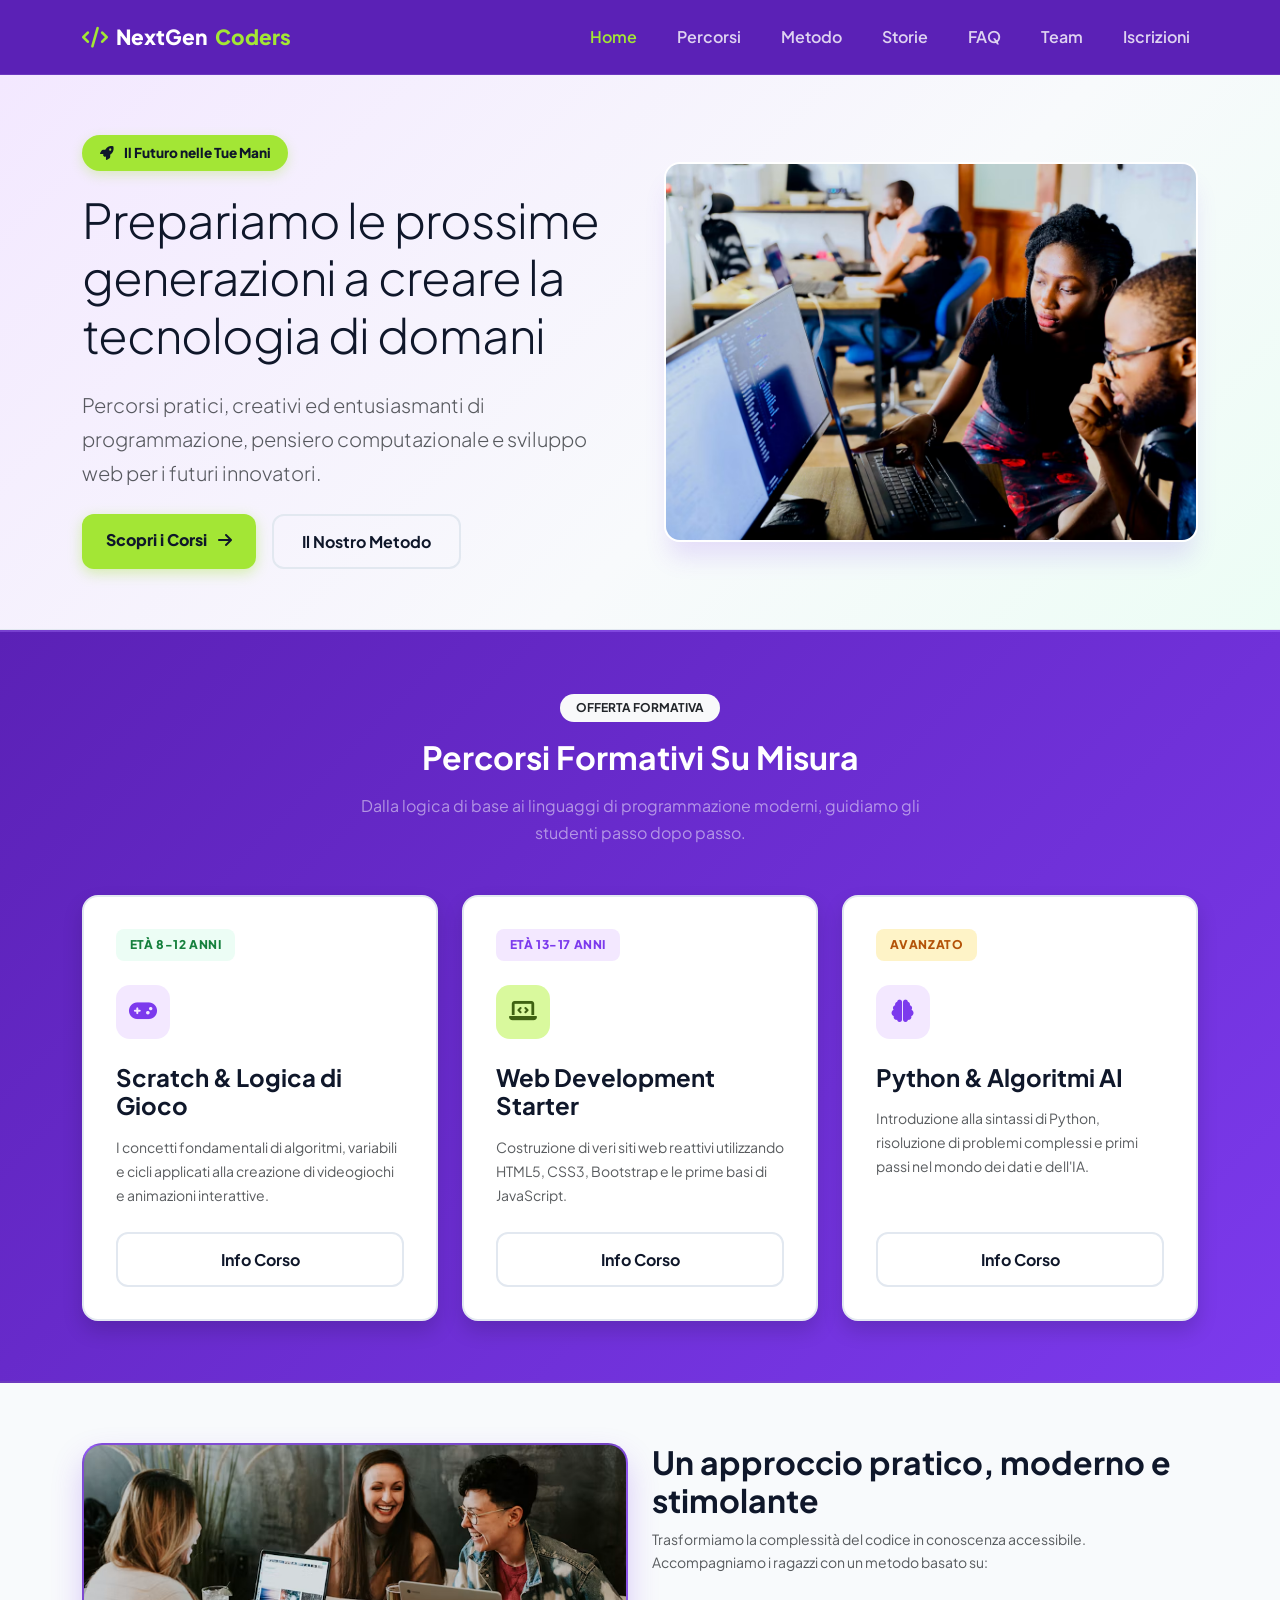
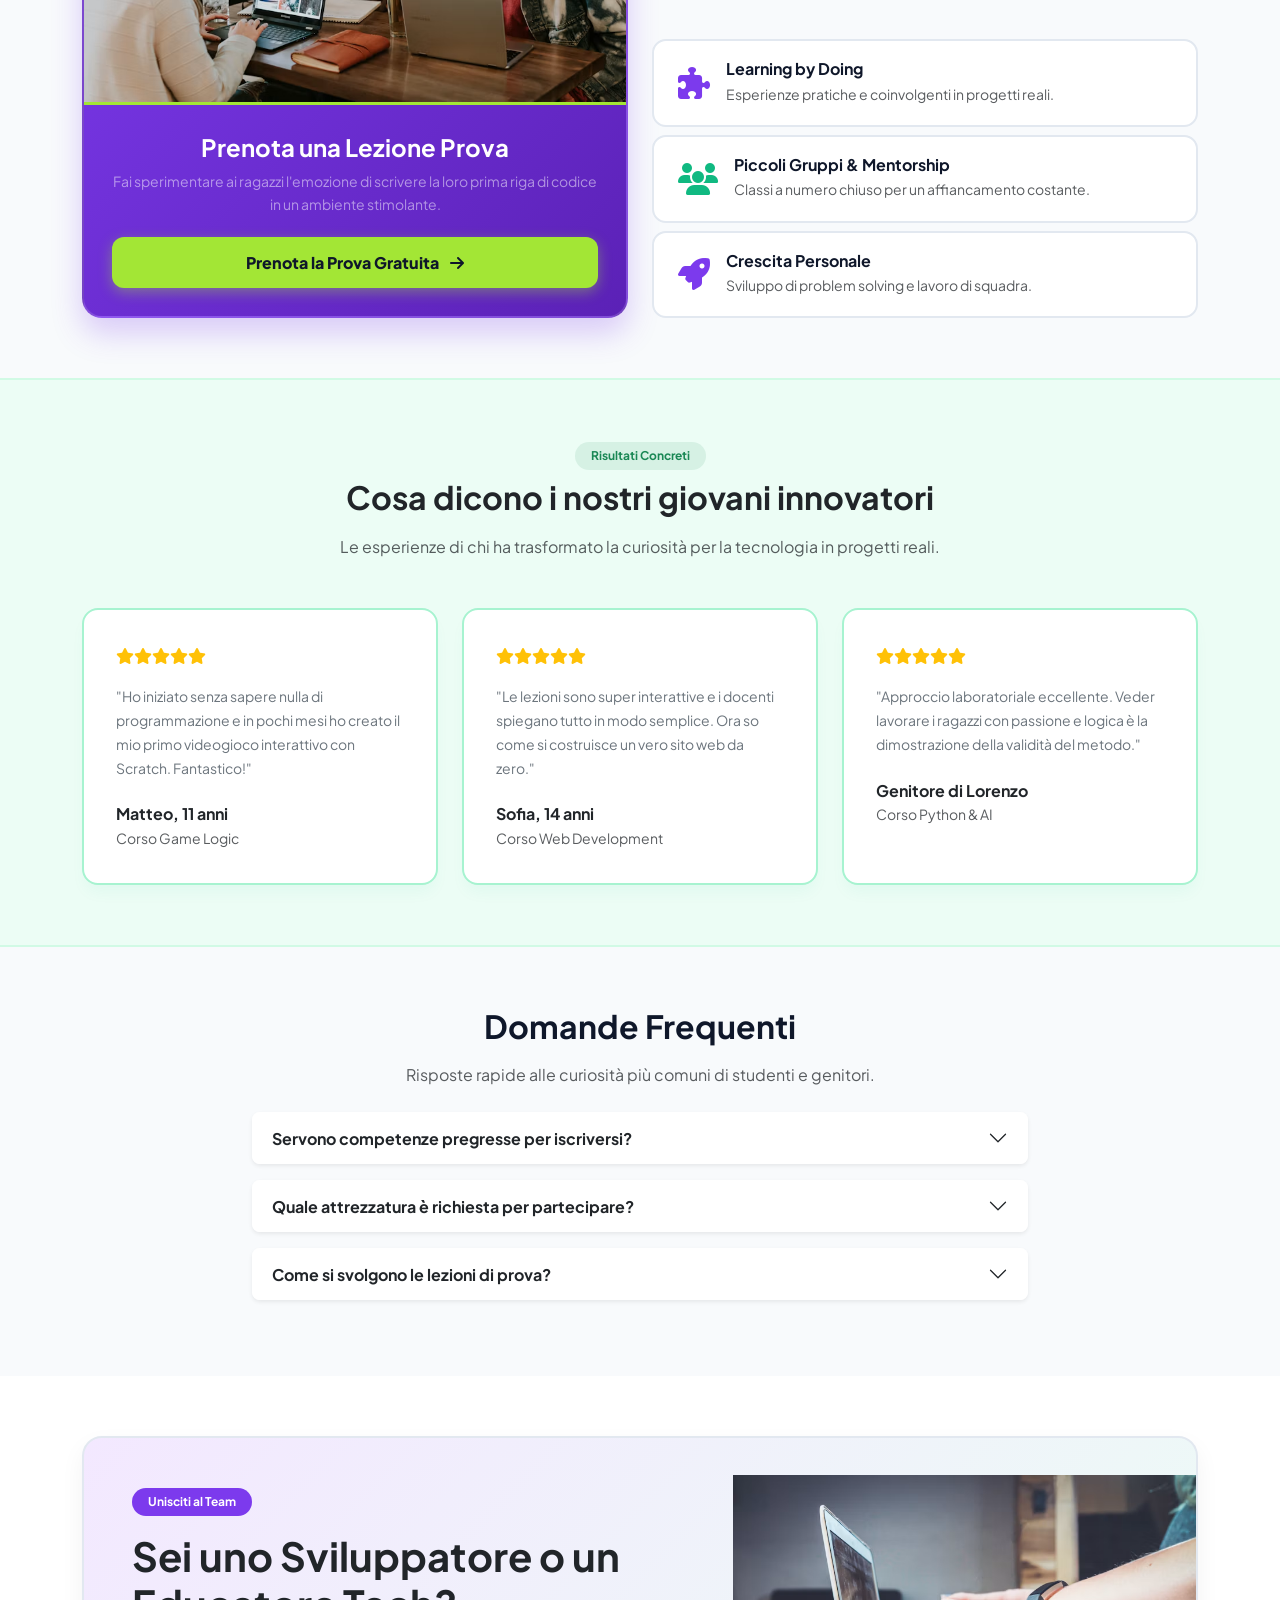
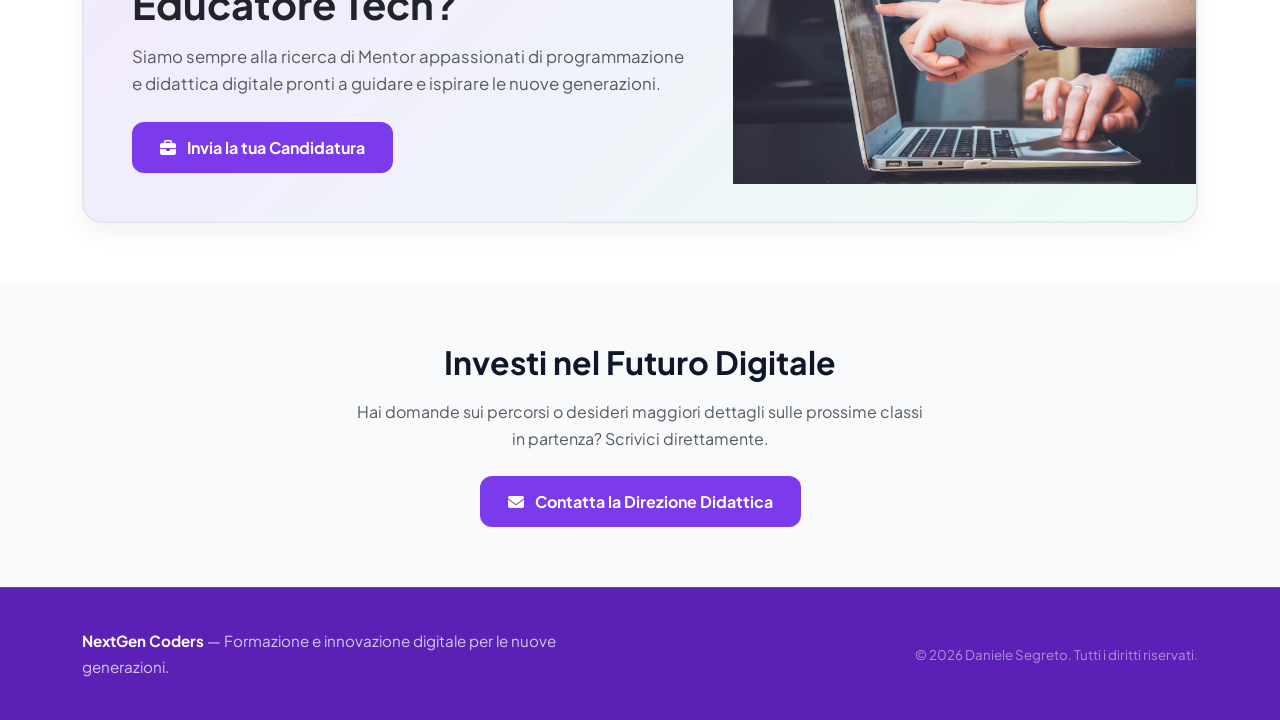
<file: projects/code-school/index.html>
<!DOCTYPE html>
<html lang="it">
<head>
    <meta charset="UTF-8">
    <meta name="viewport" content="width=device-width, initial-scale=1.0">
    <title>NextGen Coders | La Scuola di Coding per i Prossimi Innovatori</title>
    <!-- Bootstrap 5 CSS -->
    <link href="https://cdn.jsdelivr.net/npm/bootstrap@5.3.0/dist/css/bootstrap.min.css" rel="stylesheet">
    <!-- FontAwesome -->
    <link rel="stylesheet" href="https://cdnjs.cloudflare.com/ajax/libs/font-awesome/6.4.0/css/all.min.css">
    <!-- Google Fonts -->
    <link href="https://fonts.googleapis.com/css2?family=Plus+Jakarta+Sans:wght@400;500;600;700;800&display=swap" rel="stylesheet">
    <style>
        :root {
            --bg-color: #ffffff;
            --surface-color: #f8fafc;
            --border-color: #e2e8f0;
            --text-main: #0f172a;
            --text-muted: #64748b;
            /* Palette Giovanile: Viola Elettrico & Verde Evidenziatore */
            --primary-purple: #7c3aed;
            --purple-dark: #5b21b6;
            --purple-hover: #6d28d9;
            --neon-lime: #84cc16;
            --neon-lime-light: #a3e635;
        }

        body {
            background-color: var(--bg-color);
            color: var(--text-main);
            font-family: 'Plus Jakarta Sans', sans-serif;
            line-height: 1.7;
        }

        /* Navbar Viola Pieno */
        .navbar-custom {
            background-color: var(--purple-dark);
            border-bottom: 1px solid rgba(255, 255, 255, 0.1);
            height: 75px;
        }

        .navbar-brand {
            font-weight: 800;
            font-size: 1.3rem;
            color: #ffffff !important;
            display: flex;
            align-items: center;
            gap: 0.5rem;
        }

        .navbar-brand span {
            color: var(--neon-lime-light);
        }

        .nav-link {
            color: rgba(255, 255, 255, 0.8) !important;
            font-weight: 600;
            transition: color 0.2s ease;
        }

        .nav-link:hover, .nav-link.active {
            color: var(--neon-lime-light) !important;
        }

        /* Correzione Menu Responsive Mobile */
        @media (max-width: 991.98px) {
            .navbar-collapse {
                background-color: var(--purple-dark);
                position: absolute;
                top: 75px;
                left: 0;
                width: 100%;
                padding: 1.5rem 2rem;
                border-bottom: 2px solid rgba(255, 255, 255, 0.15);
                box-shadow: 0 10px 25px rgba(0, 0, 0, 0.3);
                z-index: 1000;
            }

            .navbar-nav {
                align-items: flex-start !important;
                gap: 1rem !important;
            }

            .nav-link {
                font-size: 1.05rem;
                padding: 0.5rem 0;
                display: block;
                width: 100%;
                border-bottom: 1px solid rgba(255, 255, 255, 0.1);
            }
        }

        /* Hero Section */
        .hero-section {
            padding: 60px 0;
            background: linear-gradient(135deg, #f3e8ff 0%, #f8fafc 60%, #ecfdf5 100%);
            border-bottom: 1px solid var(--border-color);
        }

        .hero-badge {
            background-color: #a3e635;
            color: #0f172a;
            font-weight: 800;
            padding: 0.4rem 1.1rem;
            border-radius: 50rem;
            font-size: 0.85rem;
            display: inline-block;
            margin-bottom: 1.25rem;
            box-shadow: 0 4px 12px rgba(163, 230, 53, 0.3);
        }

        .hero-image-container {
            width: 100%;
            height: 380px;
            border-radius: 16px;
            overflow: hidden;
            box-shadow: 0 20px 25px -5px rgba(124, 58, 237, 0.15);
            border: 2px solid #ffffff;
        }

        .hero-image-container img {
            width: 100%;
            height: 100%;
            object-fit: cover;
        }

        /* Sezioni Generali */
        .section-padding {
            padding: 60px 0;
        }

        /* Sezione Percorsi Formativi con Sfondo Viola Scuro */
        .section-purple-bg {
            background: linear-gradient(135deg, var(--purple-dark) 0%, var(--primary-purple) 100%);
            color: #ffffff;
            border-top: 2px solid rgba(255, 255, 255, 0.1);
            border-bottom: 2px solid rgba(255, 255, 255, 0.1);
        }

        .card-course {
            background-color: #ffffff;
            color: var(--text-main);
            border: 2px solid var(--border-color);
            border-radius: 16px;
            padding: 2rem;
            transition: transform 0.3s ease, box-shadow 0.3s ease, border-color 0.3s ease;
            height: 100%;
            display: flex;
            flex-direction: column;
            justify-content: space-between;
            box-shadow: 0 10px 20px rgba(0, 0, 0, 0.15);
        }

        .card-course:hover {
            transform: translateY(-6px);
            box-shadow: 0 20px 25px -5px rgba(0, 0, 0, 0.25);
            border-color: var(--neon-lime-light);
        }

        .course-badge {
            font-size: 0.75rem;
            font-weight: 800;
            text-transform: uppercase;
            letter-spacing: 0.05em;
            padding: 0.35rem 0.85rem;
            border-radius: 8px;
            width: fit-content;
            display: inline-block;
            margin-bottom: 0.25rem; /* Distanza dimezzata tra l'etichetta e l'icona */
        }

        .icon-box {
            width: 54px;
            height: 54px;
            border-radius: 14px;
            background-color: #f3e8ff;
            color: var(--primary-purple);
            display: flex;
            align-items: center;
            justify-content: center;
            font-size: 1.4rem;
            margin-top: 1.25rem;
            margin-bottom: 1.5rem;
        }

        /* Card Promo Lezione Prova Ottimizzata e Proporzionata */
        .promo-trial-card {
            background: linear-gradient(135deg, #7c3aed 0%, #5b21b6 100%);
            border-radius: 20px;
            overflow: hidden;
            border: 2px solid rgba(255, 255, 255, 0.15);
            box-shadow: 0 15px 30px rgba(124, 58, 237, 0.25);
            height: 100%;
            display: flex;
            flex-direction: column;
        }

        .promo-trial-img-wrapper {
            width: 100%;
            flex: 1;
            min-height: 220px;
            max-height: 260px;
            overflow: hidden;
            border-bottom: 3px solid var(--neon-lime-light);
        }

        .promo-trial-img {
            width: 100%;
            height: 100%;
            object-fit: cover;
        }

        .promo-trial-body {
            padding: 1.75rem;
            display: flex;
            flex-direction: column;
            justify-content: space-between;
            gap: 1.25rem;
        }

        /* Card Team / Careers */
        .careers-box {
            background: linear-gradient(135deg, #f3e8ff 0%, #ecfdf5 100%);
            border: 2px solid #e2e8f0;
            border-radius: 20px;
            overflow: hidden;
            box-shadow: 0 10px 25px rgba(0, 0, 0, 0.05);
        }

        .careers-img-container {
            width: 100%;
            height: 100%;
            min-height: 240px;
        }

        .careers-img-container img {
            width: 100%;
            height: 100%;
            object-fit: cover;
        }

        /* Sezione con Background Verde Evidenziatore */
        .section-lime-bg {
            background-color: #ecfdf5;
            border-top: 2px solid #d1fae5;
            border-bottom: 2px solid #d1fae5;
            padding: 60px 0;
        }

        .testimonial-card {
            background-color: #ffffff;
            border: 2px solid #a7f3d0;
            border-radius: 16px;
            padding: 2rem;
            height: 100%;
            box-shadow: 0 10px 15px -3px rgba(16, 185, 129, 0.05);
        }

        /* Buttons */
        .btn-lime-custom {
            background-color: var(--neon-lime-light);
            color: #0f172a;
            font-weight: 800;
            padding: 0.75rem 1.5rem;
            border-radius: 12px;
            border: none;
            transition: all 0.2s ease;
            text-decoration: none;
            display: inline-block;
            box-shadow: 0 4px 14px rgba(163, 230, 53, 0.4);
        }

        .btn-lime-custom:hover {
            background-color: var(--neon-lime);
            color: #0f172a;
            transform: translateY(-2px);
        }

        .btn-purple-custom {
            background-color: var(--primary-purple);
            color: #ffffff;
            font-weight: 700;
            padding: 0.75rem 1.75rem;
            border-radius: 12px;
            border: none;
            transition: all 0.2s ease;
            text-decoration: none;
            display: inline-block;
        }

        .btn-purple-custom:hover {
            background-color: var(--purple-hover);
            color: #ffffff;
            transform: translateY(-2px);
        }

        .btn-outline-custom {
            background-color: transparent;
            color: var(--text-main);
            font-weight: 700;
            padding: 0.75rem 1.75rem;
            border-radius: 12px;
            border: 2px solid var(--border-color);
            transition: all 0.2s ease;
            text-decoration: none;
            display: inline-block;
        }

        .btn-outline-custom:hover {
            border-color: var(--primary-purple);
            color: var(--primary-purple);
            background-color: #f3e8ff;
        }

        /* Feature Box */
        .feature-box {
            background-color: #ffffff;
            border: 2px solid var(--border-color);
            border-radius: 14px;
            padding: 1.15rem 1.5rem;
        }

        /* Footer Viola Pieno */
        .footer-custom {
            background-color: var(--purple-dark);
            border-top: 1px solid rgba(255, 255, 255, 0.1);
            padding: 40px 0;
            color: rgba(255, 255, 255, 0.75);
            font-size: 0.95rem;
        }
    </style>
</head>
<body>

    <!-- Navbar Viola Pieno -->
    <nav class="navbar navbar-expand-lg navbar-custom fixed-top">
        <div class="container">
            <a class="navbar-brand" href="#hero">
                <i class="fa-solid fa-code" style="color: var(--neon-lime-light);"></i> NextGen<span>Coders</span>
            </a>
            <button class="navbar-toggler border-0 text-white" type="button" data-bs-toggle="collapse" data-bs-target="#navContent">
                <i class="fa-solid fa-bars"></i>
            </button>
            <div class="collapse navbar-collapse justify-content-end" id="navContent">
                <ul class="navbar-nav gap-4 align-items-center">
                    <li><a class="nav-link active" href="#hero">Home</a></li>
                    <li><a class="nav-link" href="#courses">Percorsi</a></li>
                    <li><a class="nav-link" href="#method">Metodo</a></li>
                    <li><a class="nav-link" href="#success">Storie</a></li>
                    <li><a class="nav-link" href="#faq">FAQ</a></li>
                    <li><a class="nav-link" href="#careers">Team</a></li>
                    <li><a class="nav-link" href="#contact">Iscrizioni</a></li>
                </ul>
            </div>
        </div>
    </nav>

    <!-- Sezione Hero -->
    <header id="hero" class="hero-section" style="margin-top: 75px;">
        <div class="container">
            <div class="row align-items-center g-5">
                <div class="col-lg-6">
                    <span class="hero-badge"><i class="fa-solid fa-rocket me-2"></i> Il Futuro nelle Tue Mani</span>
                    <h1 class="display-5 fw-extrabold mb-4" style="letter-spacing: -0.02em;">Prepariamo le prossime generazioni a creare la tecnologia di domani</h1>
                    <p class="lead text-muted mb-4">Percorsi pratici, creativi ed entusiasmanti di programmazione, pensiero computazionale e sviluppo web per i futuri innovatori.</p>
                    <div class="d-flex gap-3 flex-wrap">
                        <a href="#courses" class="btn-lime-custom">Scopri i Corsi <i class="fa-solid fa-arrow-right ms-2"></i></a>
                        <a href="#method" class="btn-outline-custom">Il Nostro Metodo</a>
                    </div>
                </div>
                <div class="col-lg-6">
                    <div class="hero-image-container">
                        <img src="./img/hero_code_school.jpg" alt="Ragazzi che programmano insieme">
                    </div>
                </div>
            </div>
        </div>
    </header>

    <!-- Sezione Corsi / Percorsi (Sfondo Viola Scuro) -->
    <section id="courses" class="section-padding section-purple-bg">
        <div class="container">
            <div class="text-center mb-5" style="max-width: 600px; margin: 0 auto;">
                <span class="badge bg-light text-dark fw-bold px-3 py-2 rounded-pill mb-3">OFFERTA FORMATIVA</span>
                <h2 class="fw-bold mb-3 text-white">Percorsi Formativi Su Misura</h2>
                <p class="text-white-50">Dalla logica di base ai linguaggi di programmazione moderni, guidiamo gli studenti passo dopo passo.</p>
            </div>
            <div class="row g-4">
                
                <!-- Corso 1 -->
                <div class="col-md-4">
                    <div class="card-course">
                        <div>
                            <span class="course-badge" style="background-color: #ecfdf5; color: #15803d;">Età 8-12 Anni</span>
                            <div class="icon-box"><i class="fa-solid fa-gamepad"></i></div>
                            <h4 class="fw-bold mb-3">Scratch & Logica di Gioco</h4>
                            <p class="text-muted small mb-4">I concetti fondamentali di algoritmi, variabili e cicli applicati alla creazione di videogiochi e animazioni interattive.</p>
                        </div>
                        <a href="#contact" class="btn-outline-custom text-center w-100">Info Corso</a>
                    </div>
                </div>

                <!-- Corso 2 -->
                <div class="col-md-4">
                    <div class="card-course">
                        <div>
                            <span class="course-badge" style="background-color: #f3e8ff; color: #7c3aed;">Età 13-17 Anni</span>
                            <div class="icon-box" style="background-color: #d9f99d; color: #3f6212;"><i class="fa-solid fa-laptop-code"></i></div>
                            <h4 class="fw-bold mb-3">Web Development Starter</h4>
                            <p class="text-muted small mb-4">Costruzione di veri siti web reattivi utilizzando HTML5, CSS3, Bootstrap e le prime basi di JavaScript.</p>
                        </div>
                        <a href="#contact" class="btn-outline-custom text-center w-100">Info Corso</a>
                    </div>
                </div>

                <!-- Corso 3 -->
                <div class="col-md-4">
                    <div class="card-course">
                        <div>
                            <span class="course-badge" style="background-color: #fef3c7; color: #b45309;">Avanzato</span>
                            <div class="icon-box" style="background-color: #f3e8ff; color: #7c3aed;"><i class="fa-solid fa-brain"></i></div>
                            <h4 class="fw-bold mb-3">Python & Algoritmi AI</h4>
                            <p class="text-muted small mb-4">Introduzione alla sintassi di Python, risoluzione di problemi complessi e primi passi nel mondo dei dati e dell'IA.</p>
                        </div>
                        <a href="#contact" class="btn-outline-custom text-center w-100">Info Corso</a>
                    </div>
                </div>

            </div>
        </div>
    </section>

    <!-- Sezione Metodo Didattico -->
    <section id="method" class="section-padding" style="background-color: var(--surface-color);">
        <div class="container">
            <div class="row align-items-stretch g-4">
                
                <!-- Colonna Sinistra: Card Lezione Prova con Immagine Ottimizzata -->
                <div class="col-lg-6">
                    <div class="promo-trial-card text-center">
                        <div class="promo-trial-img-wrapper">
                            <img src="./img/prenota.jpg" alt="Laboratorio Didattico di Coding" class="promo-trial-img">
                        </div>
                        <div class="promo-trial-body">
                            <div>
                                <h3 class="fw-bold mb-2 text-white fs-4">Prenota una Lezione Prova</h3>
                                <p class="text-white-50 small mb-0">Fai sperimentare ai ragazzi l'emozione di scrivere la loro prima riga di codice in un ambiente stimolante.</p>
                            </div>
                            <a href="#contact" class="btn-lime-custom w-100">Prenota la Prova Gratuita <i class="fa-solid fa-arrow-right ms-2"></i></a>
                        </div>
                    </div>
                </div>

                <!-- Colonna Destra: Metodo e Feature Boxes -->
                <div class="col-lg-6 d-flex flex-column justify-content-between">
                    <div>
                        <h2 class="fw-bold mb-2">Un approccio pratico, moderno e stimolante</h2>
                        <p class="text-muted small mb-3">Trasformiamo la complessità del codice in conoscenza accessibile. Accompagniamo i ragazzi con un metodo basato su:</p>
                    </div>
                    
                    <div class="d-flex flex-column gap-2">
                        <div class="feature-box d-flex align-items-center gap-3">
                            <i class="fa-solid fa-puzzle-piece fa-2x" style="color: var(--primary-purple);"></i>
                            <div>
                                <h6 class="fw-bold mb-1">Learning by Doing</h6>
                                <p class="text-muted small mb-0">Esperienze pratiche e coinvolgenti in progetti reali.</p>
                            </div>
                        </div>
                        <div class="feature-box d-flex align-items-center gap-3">
                            <i class="fa-solid fa-users fa-2x" style="color: #10b981;"></i>
                            <div>
                                <h6 class="fw-bold mb-1">Piccoli Gruppi & Mentorship</h6>
                                <p class="text-muted small mb-0">Classi a numero chiuso per un affiancamento costante.</p>
                            </div>
                        </div>
                        <div class="feature-box d-flex align-items-center gap-3">
                            <i class="fa-solid fa-rocket fa-2x" style="color: var(--primary-purple);"></i>
                            <div>
                                <h6 class="fw-bold mb-1">Crescita Personale</h6>
                                <p class="text-muted small mb-0">Sviluppo di problem solving e lavoro di squadra.</p>
                            </div>
                        </div>
                    </div>
                </div>

            </div>
        </div>
    </section>

    <!-- Sezione Storie di Successo (Background Verde Evidenziatore) -->
    <section id="success" class="section-lime-bg">
        <div class="container">
            <div class="text-center mb-5" style="max-width: 600px; margin: 0 auto;">
                <span class="badge bg-success bg-opacity-10 text-success fw-bold px-3 py-2 rounded-pill mb-2">Risultati Concreti</span>
                <h2 class="fw-bold mb-3 text-dark">Cosa dicono i nostri giovani innovatori</h2>
                <p class="text-muted">Le esperienze di chi ha trasformato la curiosità per la tecnologia in progetti reali.</p>
            </div>
            <div class="row g-4">
                <div class="col-md-4">
                    <div class="testimonial-card">
                        <div class="text-warning mb-3"><i class="fa-solid fa-star"></i><i class="fa-solid fa-star"></i><i class="fa-solid fa-star"></i><i class="fa-solid fa-star"></i><i class="fa-solid fa-star"></i></div>
                        <p class="text-secondary small mb-4">"Ho iniziato senza sapere nulla di programmazione e in pochi mesi ho creato il mio primo videogioco interattivo con Scratch. Fantastico!"</p>
                        <h6 class="fw-bold text-dark mb-0">Matteo, 11 anni</h6>
                        <span class="text-muted small">Corso Game Logic</span>
                    </div>
                </div>
                <div class="col-md-4">
                    <div class="testimonial-card">
                        <div class="text-warning mb-3"><i class="fa-solid fa-star"></i><i class="fa-solid fa-star"></i><i class="fa-solid fa-star"></i><i class="fa-solid fa-star"></i><i class="fa-solid fa-star"></i></div>
                        <p class="text-secondary small mb-4">"Le lezioni sono super interattive e i docenti spiegano tutto in modo semplice. Ora so come si costruisce un vero sito web da zero."</p>
                        <h6 class="fw-bold text-dark mb-0">Sofia, 14 anni</h6>
                        <span class="text-muted small">Corso Web Development</span>
                    </div>
                </div>
                <div class="col-md-4">
                    <div class="testimonial-card">
                        <div class="text-warning mb-3"><i class="fa-solid fa-star"></i><i class="fa-solid fa-star"></i><i class="fa-solid fa-star"></i><i class="fa-solid fa-star"></i><i class="fa-solid fa-star"></i></div>
                        <p class="text-secondary small mb-4">"Approccio laboratoriale eccellente. Veder lavorare i ragazzi con passione e logica è la dimostrazione della validità del metodo."</p>
                        <h6 class="fw-bold text-dark mb-0">Genitore di Lorenzo</h6>
                        <span class="text-muted small">Corso Python & AI</span>
                    </div>
                </div>
            </div>
        </div>
    </section>

    <!-- Sezione FAQ (Domande Frequenti) -->
    <section id="faq" class="section-padding" style="background-color: var(--surface-color);">
        <div class="container" style="max-width: 800px;">
            <div class="text-center mb-4">
                <h2 class="fw-bold mb-3">Domande Frequenti</h2>
                <p class="text-muted">Risposte rapide alle curiosità più comuni di studenti e genitori.</p>
            </div>
            <div class="accordion accordion-flush" id="faqAccordion">
                
                <div class="accordion-item border-0 mb-3 rounded-3 overflow-hidden shadow-sm">
                    <h2 class="accordion-header">
                        <button class="accordion-button collapsed fw-bold text-dark" type="button" data-bs-toggle="collapse" data-bs-target="#faq1">
                            Servono competenze pregresse per iscriversi?
                        </button>
                    </h2>
                    <div id="faq1" class="accordion-collapse collapse" data-bs-parent="#faqAccordion">
                        <div class="accordion-body text-muted small">
                            Assolutamente no. I nostri percorsi base partono dai concetti fondamentali della logica di programmazione, guidando gli studenti passo dopo passo con un approccio pratico e accessibile.
                        </div>
                    </div>
                </div>

                <div class="accordion-item border-0 mb-3 rounded-3 overflow-hidden shadow-sm">
                    <h2 class="accordion-header">
                        <button class="accordion-button collapsed fw-bold text-dark" type="button" data-bs-toggle="collapse" data-bs-target="#faq2">
                            Quale attrezzatura è richiesta per partecipare?
                        </button>
                    </h2>
                    <div id="faq2" class="accordion-collapse collapse" data-bs-parent="#faqAccordion">
                        <div class="accordion-body text-muted small">
                            È sufficiente un normale computer (Windows, Mac o Linux) dotato di connessione a Internet e di un browser web aggiornato. Tutti i software utilizzati durante i corsi sono gratuiti e open-source.
                        </div>
                    </div>
                </div>

                <div class="accordion-item border-0 mb-3 rounded-3 overflow-hidden shadow-sm">
                    <h2 class="accordion-header">
                        <button class="accordion-button collapsed fw-bold text-dark" type="button" data-bs-toggle="collapse" data-bs-target="#faq3">
                            Come si svolgono le lezioni di prova?
                        </button>
                    </h2>
                    <div id="faq3" class="accordion-collapse collapse" data-bs-parent="#faqAccordion">
                        <div class="accordion-body text-muted small">
                            La lezione di prova è un laboratorio pratico di 45 minuti in cui i ragazzi realizzano il loro primo piccolo progetto interattivo insieme a un nostro Mentor, senza alcun vincolo di iscrizione.
                        </div>
                    </div>
                </div>

            </div>
        </div>
    </section>

    <!-- Sezione Lavora Con Noi / Diventa Mentor -->
    <section id="careers" class="section-padding bg-white">
        <div class="container">
            <div class="careers-box">
                <div class="row g-0 align-items-center">
                    <div class="col-lg-7 p-4 p-md-5">
                        <span class="badge text-white fw-bold px-3 py-2 rounded-pill mb-3" style="background-color: var(--primary-purple);">Unisciti al Team</span>
                        <h2 class="display-6 fw-bold mb-3 text-dark">Sei uno Sviluppatore o un Educatore Tech?</h2>
                        <p class="text-muted mb-4" style="font-size: 1.05rem; line-height: 1.6;">
                            Siamo sempre alla ricerca di Mentor appassionati di programmazione e didattica digitale pronti a guidare e ispirare le nuove generazioni.
                        </p>
                        <a href="mailto:segreto.daniele1989@libero.it?subject=Candidatura%20Mentor%20NextGen%20Coders" class="btn-purple-custom"><i class="fa-solid fa-briefcase me-2"></i> Invia la tua Candidatura</a>
                    </div>
                    <div class="col-lg-5 d-none d-lg-block">
                        <div class="careers-img-container">
                            <img src="./img/ed_tech.jpg" alt="Educatori e Mentor Tech al lavoro">
                        </div>
                    </div>
                </div>
            </div>
        </div>
    </section>

    <!-- Sezione Contatti / Iscrizione -->
    <section id="contact" class="section-padding" style="background-color: var(--surface-color);">
        <div class="container text-center" style="max-width: 600px;">
            <h2 class="fw-bold mb-3">Investi nel Futuro Digitale</h2>
            <p class="text-muted mb-4">Hai domande sui percorsi o desideri maggiori dettagli sulle prossime classi in partenza? Scrivici direttamente.</p>
            <a href="mailto:segreto.daniele1989@libero.it" class="btn-purple-custom"><i class="fa-solid fa-envelope me-2"></i> Contatta la Direzione Didattica</a>
        </div>
    </section>

    <!-- Footer Viola Pieno con Copyright Personalizzato -->
    <footer class="footer-custom">
        <div class="container">
            <div class="row align-items-center">
                <div class="col-md-6 text-center text-md-start mb-3 mb-md-0">
                    <span class="fw-bold text-white">NextGen Coders</span> — Formazione e innovazione digitale per le nuove generazioni.
                </div>
                <div class="col-md-6 text-center text-md-end text-white-50">
                    <small>&copy; 2026 Daniele Segreto. Tutti i diritti riservati.</small>
                </div>
            </div>
        </div>
    </footer>

    <!-- Bootstrap JS Bundle -->
    <script src="https://cdn.jsdelivr.net/npm/bootstrap@5.3.0/dist/js/bootstrap.bundle.min.js"></script>

    <!-- Script Gestione Navigazione ed Evidenziazione Voce Attiva (ScrollSpy) -->
    <script>
        document.addEventListener('DOMContentLoaded', () => {
            const navLinks = document.querySelectorAll('.navbar-custom .nav-link');
            const sections = document.querySelectorAll('header[id], section[id]');

            navLinks.forEach(link => {
                link.addEventListener('click', function() {
                    navLinks.forEach(l => l.classList.remove('active'));
                    this.classList.add('active');
                });
            });

            const observerOptions = {
                root: null,
                rootMargin: '-25% 0px -65% 0px',
                threshold: 0
            };

            const observer = new IntersectionObserver((entries) => {
                entries.forEach(entry => {
                    if (entry.isIntersecting) {
                        const currentId = entry.target.getAttribute('id');
                        navLinks.forEach(link => {
                            link.classList.remove('active');
                            if (link.getAttribute('href') === `#${currentId}`) {
                                link.classList.add('active');
                            }
                        });
                    }
                });
            }, observerOptions);

            sections.forEach(section => observer.observe(section));
        });
    </script>
</body>
</html>
</file>
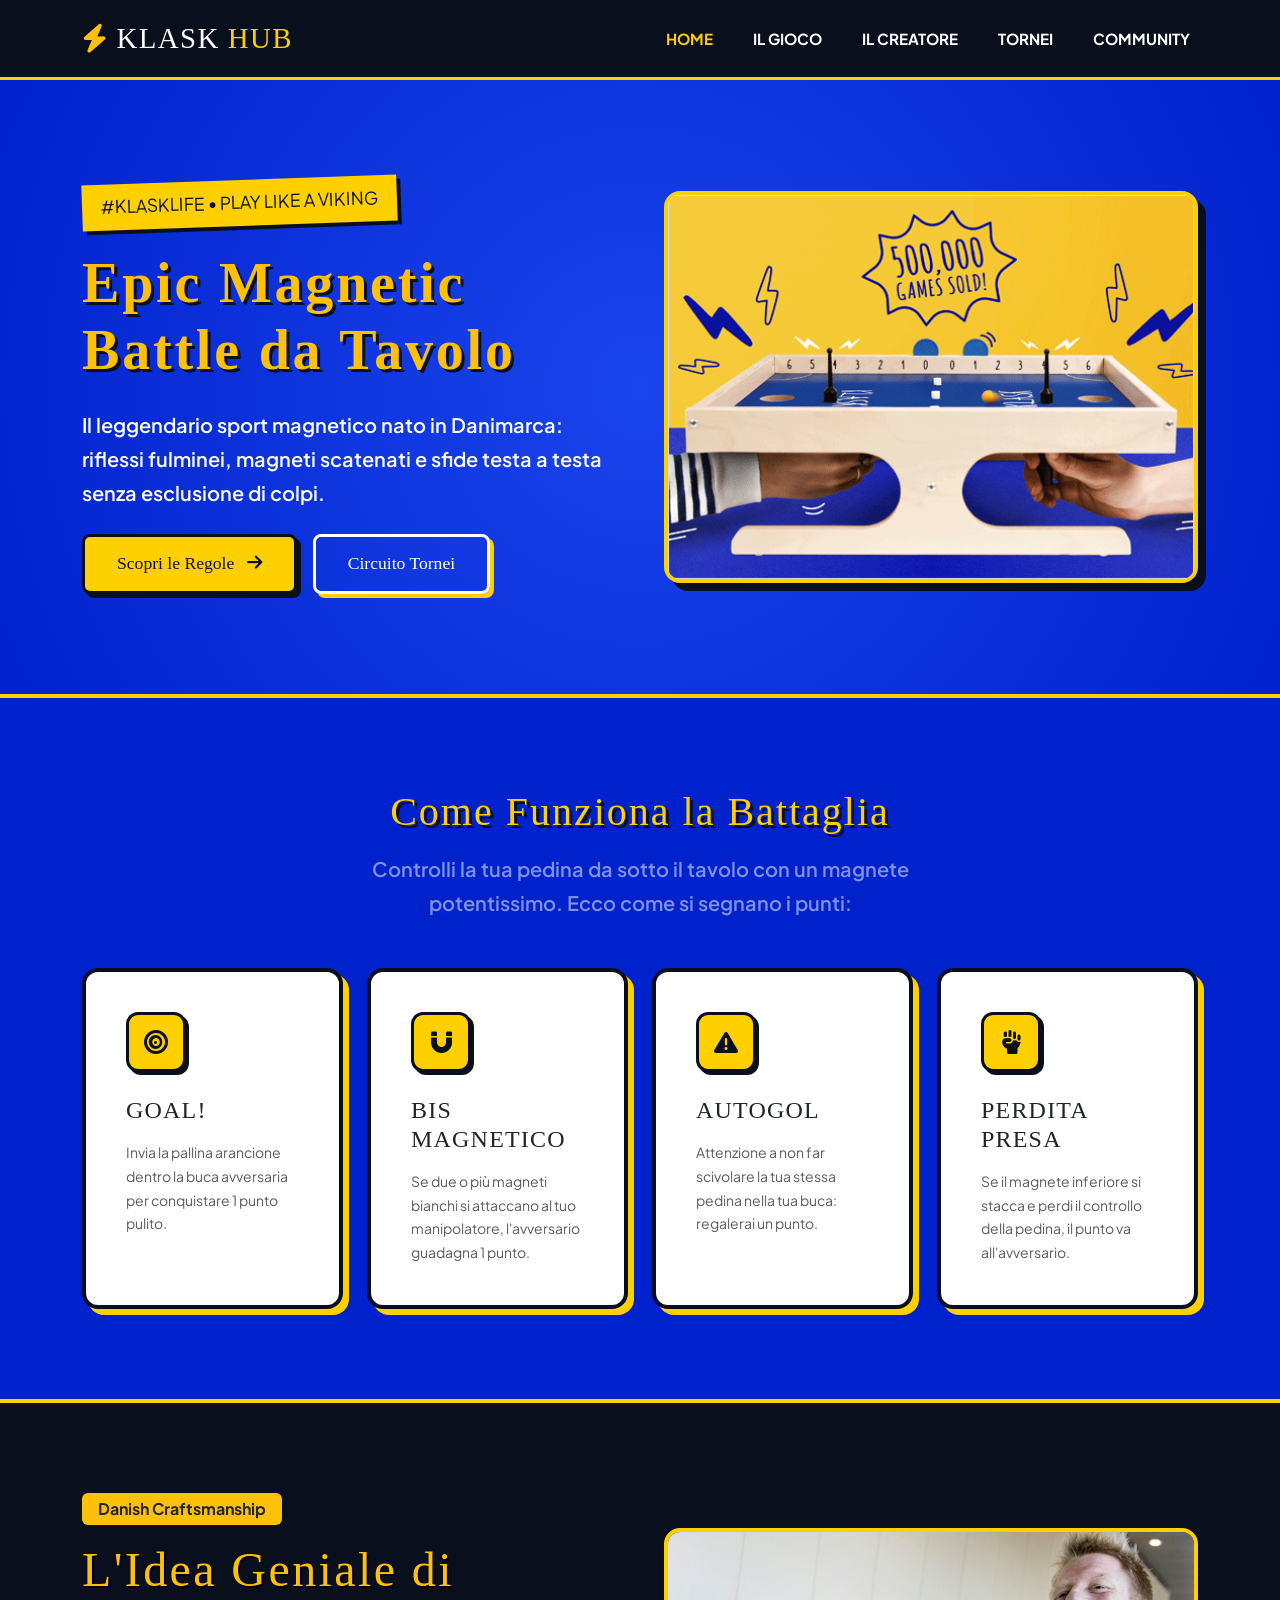
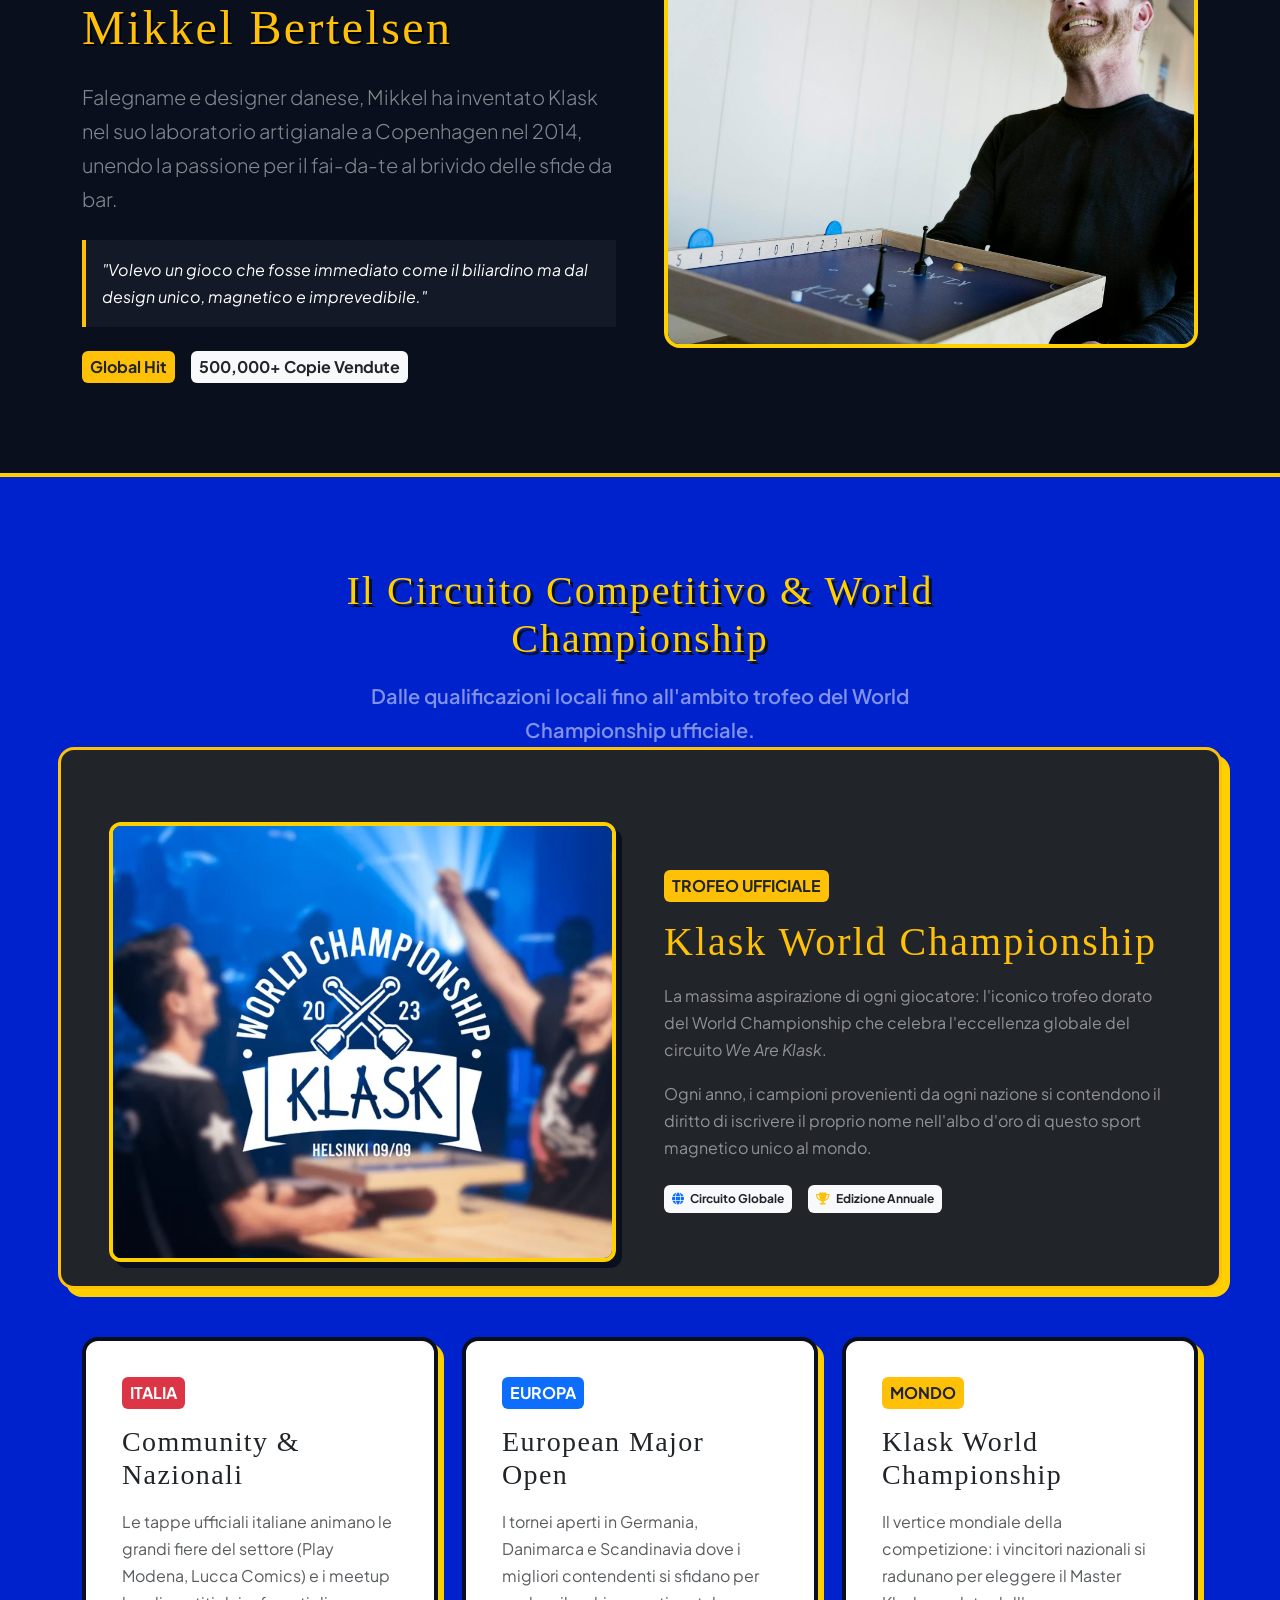
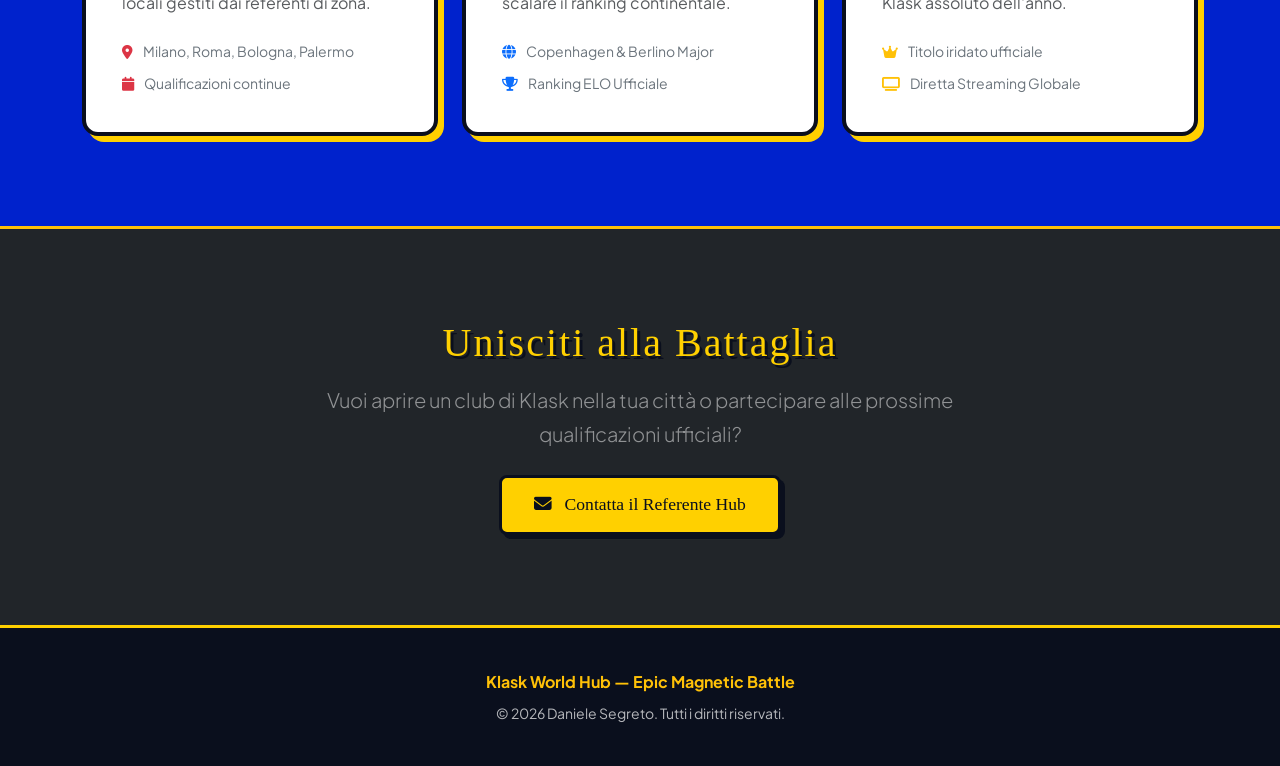
<file: projects/klask-hub/index.html>
<!DOCTYPE html>
<html lang="it">
<head>
    <meta charset="UTF-8">
    <meta name="viewport" content="width=device-width, initial-scale=1.0">
    <title>Klask World Hub | Epic Magnetic Battle</title>
    <!-- Bootstrap 5 CSS -->
    <link href="https://cdn.jsdelivr.net/npm/bootstrap@5.3.0/dist/css/bootstrap.min.css" rel="stylesheet">
    <!-- FontAwesome -->
    <link rel="stylesheet" href="https://cdnjs.cloudflare.com/ajax/libs/font-awesome/6.4.0/css/all.min.css">
    <!-- Google Fonts -->
    <link href="https://fonts.googleapis.com/css2?family=Permanent+Marker&family=Plus+Jakarta+Sans:wght@400;600;700;800&display=swap" rel="stylesheet">
    <style>
        :root {
            --klask-blue: #0022cc;
            --klask-yellow: #ffd000;
            --klask-dark: #0a0f1d;
            --klask-white: #ffffff;
            --klask-gray: #f1f5f9;
        }

        body {
            background-color: var(--klask-blue);
            color: var(--klask-white);
            font-family: 'Plus Jakarta Sans', sans-serif;
            line-height: 1.7;
            overflow-x: hidden;
        }

        h1, h2, h3, h4, h5, .navbar-brand, .badge-custom {
            font-family: 'Permanent Marker', cursive;
            letter-spacing: 0.05em;
        }

        /* Navbar Ufficiale Blu e Gialla */
        .navbar-custom {
            background-color: var(--klask-dark);
            border-bottom: 3px solid var(--klask-yellow);
            height: 80px;
        }

        .navbar-brand {
            font-size: 1.8rem;
            color: var(--klask-white) !important;
            display: flex;
            align-items: center;
            gap: 0.5rem;
        }

        .navbar-brand span {
            color: var(--klask-yellow);
        }

        .nav-link {
            color: var(--klask-white) !important;
            font-weight: 700;
            font-family: 'Plus Jakarta Sans', sans-serif;
            text-transform: uppercase;
            font-size: 0.95rem;
            transition: color 0.2s ease;
        }

        .nav-link:hover, .nav-link.active {
            color: var(--klask-yellow) !important;
        }

        /* Correzione Menu Responsive Mobile */
        @media (max-width: 991.98px) {
            .navbar-collapse {
                background-color: var(--klask-dark);
                position: absolute;
                top: 80px;
                left: 0;
                width: 100%;
                padding: 1.5rem 2rem;
                border-bottom: 4px solid var(--klask-yellow);
                box-shadow: 0 10px 20px rgba(0, 0, 0, 0.5);
                z-index: 1000;
            }

            .navbar-nav {
                align-items: flex-start !important;
                gap: 1rem !important;
            }

            .nav-link {
                font-size: 1.1rem;
                padding: 0.5rem 0;
                display: block;
                width: 100%;
                border-bottom: 1px solid rgba(255, 255, 255, 0.1);
            }
        }

        /* Hero Section Dinamica */
        .hero-section {
            padding: 100px 0;
            background: radial-gradient(circle, #1a44ed 0%, var(--klask-blue) 100%);
            border-bottom: 4px solid var(--klask-yellow);
            position: relative;
        }

        .hero-badge {
            background-color: var(--klask-yellow);
            color: var(--klask-dark);
            font-size: 1.1rem;
            padding: 0.5rem 1.2rem;
            display: inline-block;
            transform: rotate(-2deg);
            box-shadow: 4px 4px 0px var(--klask-dark);
            margin-bottom: 1.5rem;
        }

        .hero-image-container {
            width: 100%;
            border-radius: 16px;
            overflow: hidden;
            border: 4px solid var(--klask-yellow);
            box-shadow: 8px 8px 0px var(--klask-dark);
            background-color: var(--klask-white);
        }

        .hero-image-container img {
            width: 100%;
            height: auto;
            display: block;
        }

        /* Contenitore Immagine Coppa del Mondo a pieno spazio */
        .worldcup-img-box {
            width: 100%;
            height: 440px;
            border: 4px solid var(--klask-yellow);
            border-radius: 12px;
            overflow: hidden;
            box-shadow: 6px 6px 0px var(--klask-dark);
            background-color: var(--klask-dark);
        }

        .worldcup-img-box img {
            width: 100%;
            height: 100%;
            object-fit: cover;
            object-position: center;
            display: block;
        }

        /* Contenitore Immagine Creatore Mikkel Bertelsen */
        .creator-img-box {
            width: 100%;
            height: 420px;
            border: 4px solid var(--klask-yellow);
            border-radius: 16px;
            overflow: hidden;
            box-shadow: 8px 8px 0px var(--klask-dark);
            background-color: var(--klask-dark);
        }

        .creator-img-box img {
            width: 100%;
            height: 100%;
            object-fit: cover;
            object-position: 30% 20%;
            display: block;
        }

        /* Sezioni e Card */
        .section-padding {
            padding: 90px 0;
        }

        .section-title {
            font-size: 2.5rem;
            color: var(--klask-yellow);
            text-shadow: 3px 3px 0px var(--klask-dark);
            margin-bottom: 1rem;
        }

        .card-custom {
            background-color: var(--klask-white);
            color: var(--klask-dark);
            border: 4px solid var(--klask-dark);
            border-radius: 16px;
            padding: 2.5rem;
            transition: transform 0.2s ease, box-shadow 0.2s ease;
            height: 100%;
            box-shadow: 6px 6px 0px var(--klask-yellow);
        }

        .card-custom:hover {
            transform: translateY(-5px);
            box-shadow: 10px 10px 0px var(--klask-yellow);
        }

        .icon-box {
            width: 60px;
            height: 60px;
            background-color: var(--klask-yellow);
            color: var(--klask-dark);
            border: 3px solid var(--klask-dark);
            border-radius: 12px;
            display: flex;
            align-items: center;
            justify-content: center;
            font-size: 1.5rem;
            margin-bottom: 1.5rem;
            box-shadow: 3px 3px 0px var(--klask-dark);
        }

        /* Sezione Creatore in Stile Maker */
        .creator-section {
            background-color: var(--klask-dark);
            border-top: 4px solid var(--klask-yellow);
            border-bottom: 4px solid var(--klask-yellow);
            padding: 90px 0;
        }

        /* Tornei Card */
        .tournament-card {
            background-color: var(--klask-white);
            color: var(--klask-dark);
            border: 4px solid var(--klask-dark);
            border-radius: 16px;
            padding: 2.25rem;
            height: 100%;
            box-shadow: 6px 6px 0px var(--klask-yellow);
            position: relative;
        }

        /* Bottoni Ufficiali */
        .btn-yellow-custom {
            background-color: var(--klask-yellow);
            color: var(--klask-dark);
            font-family: 'Permanent Marker', cursive;
            font-size: 1.1rem;
            padding: 0.75rem 2rem;
            border-radius: 8px;
            border: 3px solid var(--klask-dark);
            box-shadow: 4px 4px 0px var(--klask-dark);
            transition: all 0.1s ease;
            text-decoration: none;
            display: inline-block;
        }

        .btn-yellow-custom:hover {
            background-color: #ffc107;
            color: var(--klask-dark);
            transform: translate(-2px, -2px);
            box-shadow: 6px 6px 0px var(--klask-dark);
        }

        .btn-outline-custom {
            background-color: transparent;
            color: var(--klask-white);
            font-family: 'Permanent Marker', cursive;
            font-size: 1.1rem;
            padding: 0.75rem 2rem;
            border-radius: 8px;
            border: 3px solid var(--klask-white);
            box-shadow: 4px 4px 0px var(--klask-yellow);
            transition: all 0.1s ease;
            text-decoration: none;
            display: inline-block;
        }

        .btn-outline-custom:hover {
            background-color: var(--klask-white);
            color: var(--klask-dark);
            transform: translate(-2px, -2px);
            box-shadow: 6px 6px 0px var(--klask-yellow);
        }

        /* Footer */
        .footer-custom {
            background-color: var(--klask-dark);
            border-top: 3px solid var(--klask-yellow);
            padding: 40px 0;
            color: rgba(255, 255, 255, 0.7);
        }
    </style>
</head>
<body>

    <!-- Navbar Ufficiale -->
    <nav class="navbar navbar-expand-lg navbar-custom fixed-top">
        <div class="container">
            <a class="navbar-brand" href="#hero">
                <i class="fa-solid fa-bolt text-warning"></i> KLASK<span>HUB</span>
            </a>
            <button class="navbar-toggler border-0 text-white" type="button" data-bs-toggle="collapse" data-bs-target="#navContent">
                <i class="fa-solid fa-bars fs-2"></i>
            </button>
            <div class="collapse navbar-collapse justify-content-end" id="navContent">
                <ul class="navbar-nav gap-4 align-items-center">
                    <li><a class="nav-link" href="#hero">Home</a></li>
                    <li><a class="nav-link" href="#rules">Il Gioco</a></li>
                    <li><a class="nav-link" href="#creator">Il Creatore</a></li>
                    <li><a class="nav-link" href="#tournaments">Tornei</a></li>
                    <li><a class="nav-link" href="#contact">Community</a></li>
                </ul>
            </div>
        </div>
    </nav>

    <!-- Hero Section -->
    <header id="hero" class="hero-section" style="margin-top: 80px;">
        <div class="container">
            <div class="row align-items-center g-5">
                <div class="col-lg-6">
                    <span class="hero-badge">#KLASKLIFE • PLAY LIKE A VIKING</span>
                    <h1 class="display-4 fw-bold mb-4 text-warning" style="text-shadow: 3px 3px 0px var(--klask-dark);">Epic Magnetic Battle da Tavolo</h1>
                    <p class="lead mb-4 fw-semibold">Il leggendario sport magnetico nato in Danimarca: riflessi fulminei, magneti scatenati e sfide testa a testa senza esclusione di colpi.</p>
                    <div class="d-flex gap-3 flex-wrap">
                        <a href="#rules" class="btn-yellow-custom">Scopri le Regole <i class="fa-solid fa-arrow-right ms-2"></i></a>
                        <a href="#tournaments" class="btn-outline-custom">Circuito Tornei</a>
                    </div>
                </div>
                <div class="col-lg-6">
                    <div class="hero-image-container">
                        <img src="./img/hero_klask.png" alt="Klask Board Game Action">
                    </div>
                </div>
            </div>
        </div>
    </header>

    <!-- Sezione Regole & Meccaniche -->
    <section id="rules" class="section-padding">
        <div class="container">
            <div class="text-center mb-5" style="max-width: 650px; margin: 0 auto;">
                <h2 class="section-title">Come Funziona la Battaglia</h2>
                <p class="lead fw-semibold text-white-50">Controlli la tua pedina da sotto il tavolo con un magnete potentissimo. Ecco come si segnano i punti:</p>
            </div>
            <div class="row g-4">
                <div class="col-md-3">
                    <div class="card-custom">
                        <div class="icon-box"><i class="fa-solid fa-bullseye"></i></div>
                        <h4 class="mb-3 text-dark">GOAL!</h4>
                        <p class="text-muted small mb-0">Invia la pallina arancione dentro la buca avversaria per conquistare 1 punto pulito.</p>
                    </div>
                </div>
                <div class="col-md-3">
                    <div class="card-custom">
                        <div class="icon-box"><i class="fa-solid fa-magnet"></i></div>
                        <h4 class="mb-3 text-dark">BIS MAGNETICO</h4>
                        <p class="text-muted small mb-0">Se due o più magneti bianchi si attaccano al tuo manipolatore, l'avversario guadagna 1 punto.</p>
                    </div>
                </div>
                <div class="col-md-3">
                    <div class="card-custom">
                        <div class="icon-box"><i class="fa-solid fa-triangle-exclamation"></i></div>
                        <h4 class="mb-3 text-dark">AUTOGOL</h4>
                        <p class="text-muted small mb-0">Attenzione a non far scivolare la tua stessa pedina nella tua buca: regalerai un punto.</p>
                    </div>
                </div>
                <div class="col-md-3">
                    <div class="card-custom">
                        <div class="icon-box"><i class="fa-solid fa-hand-fist"></i></div>
                        <h4 class="mb-3 text-dark">PERDITA PRESA</h4>
                        <p class="text-muted small mb-0">Se il magnete inferiore si stacca e perdi il controllo della pedina, il punto va all'avversario.</p>
                    </div>
                </div>
            </div>
        </div>
    </section>

    <!-- Sezione Il Creatore (Mikkel Bertelsen) -->
    <section id="creator" class="creator-section">
        <div class="container">
            <div class="row align-items-center g-5">
                <div class="col-lg-6">
                    <span class="badge bg-warning text-dark fs-6 px-3 py-2 mb-3">Danish Craftsmanship</span>
                    <h2 class="display-5 text-warning mb-4" style="text-shadow: 2px 2px 0px #000;">L'Idea Geniale di Mikkel Bertelsen</h2>
                    <p class="lead text-white-50 mb-4">Falegname e designer danese, Mikkel ha inventato Klask nel suo laboratorio artigianale a Copenhagen nel 2014, unendo la passione per il fai-da-te al brivido delle sfide da bar.</p>
                    <blockquote class="p-3 border-start border-warning border-4 bg-secondary bg-opacity-10 text-white fst-italic mb-4">
                        "Volevo un gioco che fosse immediato come il biliardino ma dal design unico, magnetico e imprevedibile."
                    </blockquote>
                    <div class="d-flex align-items-center gap-3">
                        <span class="badge bg-warning text-dark p-2 fs-6">Global Hit</span>
                        <span class="badge bg-light text-dark p-2 fs-6">500,000+ Copie Vendute</span>
                    </div>
                </div>
                <div class="col-lg-6">
                    <div class="creator-img-box">
                        <!-- Immagine di Mikkel Bertelsen con inquadratura centrata sul volto -->
                        <img src="./img/mikkel-bertelsen.jpg" alt="Mikkel Bertelsen - Creatore di Klask">
                    </div>
                </div>
            </div>
        </div>
    </section>

    <!-- Sezione Tornei e World Championship -->
    <section id="tournaments" class="section-padding">
        <div class="container">
            <div class="text-center mb-5" style="max-width: 650px; margin: 0 auto;">
                <h2 class="section-title">Il Circuito Competitivo & World Championship</h2>
                <p class="lead fw-semibold text-white-50">Dalle qualificazioni locali fino all'ambito trofeo del World Championship ufficiale.</p>
            </div>
            
            <!-- In evidenza: Il World Championship e la foto a pieno spazio -->
            <div class="row align-items-center g-5 mb-5 bg-dark p-4 rounded-4 border border-warning border-3" style="box-shadow: 8px 8px 0px var(--klask-yellow);">
                <div class="col-lg-6">
                    <div class="worldcup-img-box">
                        <!-- Foto della Coppa del Mondo a pieno spazio -->
                        <img src="./img/championship_klask.png" alt="Klask World Championship Trophy">
                    </div>
                </div>
                <div class="col-lg-6">
                    <span class="badge bg-warning text-dark fs-6 mb-3 p-2">TROFEO UFFICIALE</span>
                    <h3 class="text-warning mb-3" style="font-size: 2.5rem; font-family: 'Permanent Marker', cursive;">Klask World Championship</h3>
                    <p class="text-white-50 mb-3">La massima aspirazione di ogni giocatore: l'iconico trofeo dorato del World Championship che celebra l'eccellenza globale del circuito <em>We Are Klask</em>.</p>
                    <p class="text-white-50 mb-4">Ogni anno, i campioni provenienti da ogni nazione si contendono il diritto di iscrivere il proprio nome nell'albo d'oro di questo sport magnetico unico al mondo.</p>
                    <div class="d-flex gap-3 flex-wrap">
                        <span class="badge bg-light text-dark p-2"><i class="fa-solid fa-globe text-primary me-1"></i> Circuito Globale</span>
                        <span class="badge bg-light text-dark p-2"><i class="fa-solid fa-trophy text-warning me-1"></i> Edizione Annuale</span>
                    </div>
                </div>
            </div>

            <!-- Griglia dei Livelli di Torneo -->
            <div class="row g-4">
                <div class="col-md-4">
                    <div class="tournament-card">
                        <span class="badge bg-danger fs-6 mb-3 p-2">ITALIA</span>
                        <h3 class="mb-3 text-dark">Community & Nazionali</h3>
                        <p class="text-muted mb-4">Le tappe ufficiali italiane animano le grandi fiere del settore (Play Modena, Lucca Comics) e i meetup locali gestiti dai referenti di zona.</p>
                        <ul class="list-unstyled small text-secondary d-flex flex-column gap-2 mb-0">
                            <li><i class="fa-solid fa-location-dot text-danger me-2"></i> Milano, Roma, Bologna, Palermo</li>
                            <li><i class="fa-solid fa-calendar text-danger me-2"></i> Qualificazioni continue</li>
                        </ul>
                    </div>
                </div>
                <div class="col-md-4">
                    <div class="tournament-card">
                        <span class="badge bg-primary fs-6 mb-3 p-2">EUROPA</span>
                        <h3 class="mb-3 text-dark">European Major Open</h3>
                        <p class="text-muted mb-4">I tornei aperti in Germania, Danimarca e Scandinavia dove i migliori contendenti si sfidano per scalare il ranking continentale.</p>
                        <ul class="list-unstyled small text-secondary d-flex flex-column gap-2 mb-0">
                            <li><i class="fa-solid fa-globe text-primary me-2"></i> Copenhagen & Berlino Major</li>
                            <li><i class="fa-solid fa-trophy text-primary me-2"></i> Ranking ELO Ufficiale</li>
                        </ul>
                    </div>
                </div>
                <div class="col-md-4">
                    <div class="tournament-card">
                        <span class="badge bg-warning text-dark fs-6 mb-3 p-2">MONDO</span>
                        <h3 class="mb-3 text-dark">Klask World Championship</h3>
                        <p class="text-muted mb-4">Il vertice mondiale della competizione: i vincitori nazionali si radunano per eleggere il Master Klask assoluto dell'anno.</p>
                        <ul class="list-unstyled small text-secondary d-flex flex-column gap-2 mb-0">
                            <li><i class="fa-solid fa-crown text-warning me-2"></i> Titolo iridato ufficiale</li>
                            <li><i class="fa-solid fa-tv text-warning me-2"></i> Diretta Streaming Globale</li>
                        </ul>
                    </div>
                </div>
            </div>
        </div>
    </section>

    <!-- Sezione Community & Contatti -->
    <section id="contact" class="section-padding bg-dark text-center border-top border-warning border-3">
        <div class="container" style="max-width: 650px;">
            <h2 class="section-title mb-3">Unisciti alla Battaglia</h2>
            <p class="lead text-white-50 mb-4">Vuoi aprire un club di Klask nella tua città o partecipare alle prossime qualificazioni ufficiali?</p>
            <a href="mailto:segreto.daniele1989@libero.it" class="btn-yellow-custom"><i class="fa-solid fa-envelope me-2"></i> Contatta il Referente Hub</a>
        </div>
    </section>

    <!-- Footer Ufficiale -->
    <footer class="footer-custom">
        <div class="container text-center">
            <p class="mb-1 fw-bold text-warning">Klask World Hub — Epic Magnetic Battle</p>
            <small>&copy; 2026 Daniele Segreto. Tutti i diritti riservati.</small>
        </div>
    </footer>

    <!-- Bootstrap JS Bundle -->
    <script src="https://cdn.jsdelivr.net/npm/bootstrap@5.3.0/dist/js/bootstrap.bundle.min.js"></script>

    <!-- Script Gestione Navigazione ed Evidenziazione Voce Attiva (ScrollSpy) -->
    <script>
        document.addEventListener('DOMContentLoaded', () => {
            const navLinks = document.querySelectorAll('.navbar-custom .nav-link');
            const sections = document.querySelectorAll('header[id], section[id]');

            navLinks.forEach(link => {
                link.addEventListener('click', function() {
                    navLinks.forEach(l => l.classList.remove('active'));
                    this.classList.add('active');
                });
            });

            const observerOptions = {
                root: null,
                rootMargin: '-25% 0px -65% 0px',
                threshold: 0
            };

            const observer = new IntersectionObserver((entries) => {
                entries.forEach(entry => {
                    if (entry.isIntersecting) {
                        const currentId = entry.target.getAttribute('id');
                        navLinks.forEach(link => {
                            link.classList.remove('active');
                            if (link.getAttribute('href') === `#${currentId}`) {
                                link.classList.add('active');
                            }
                        });
                    }
                });
            }, observerOptions);

            sections.forEach(section => observer.observe(section));
        });
    </script>
</body>
</html>
</file>
